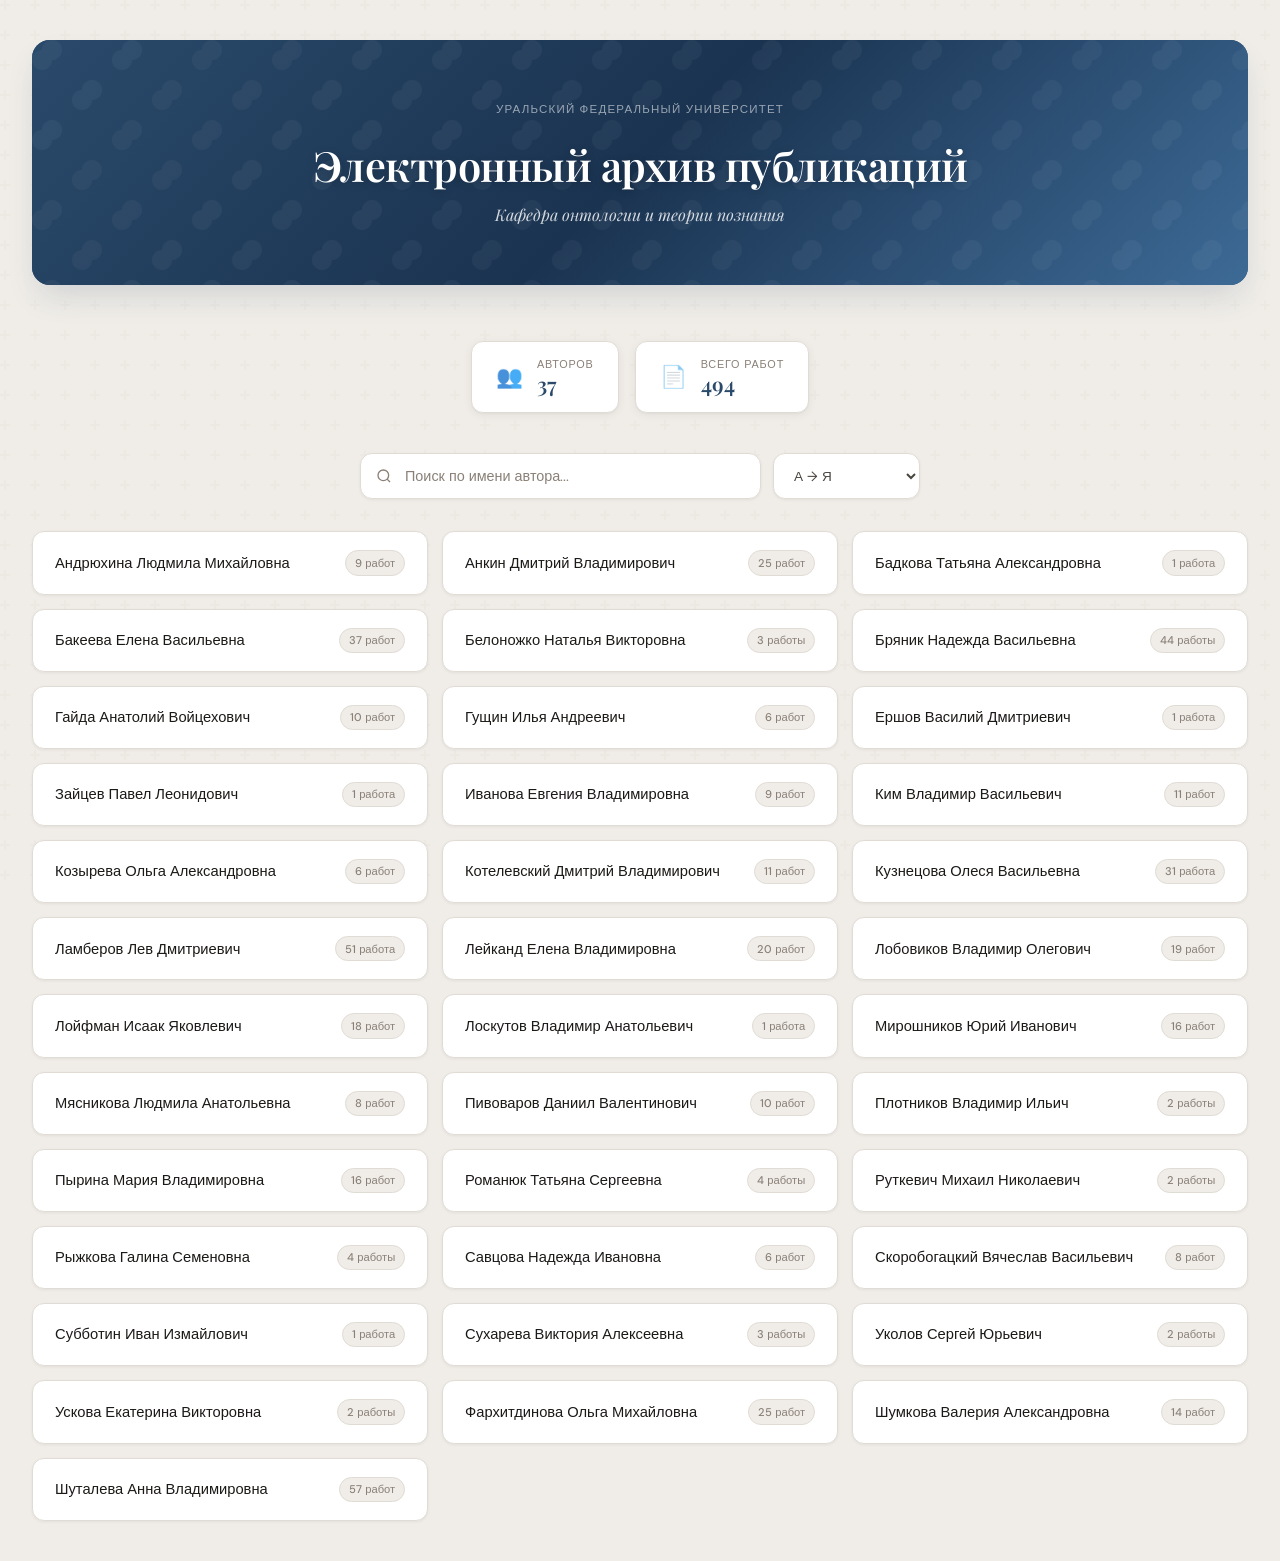
<file: index.html>
<!DOCTYPE html>
<html lang="ru">
<head>
    <meta charset="UTF-8">
    <meta name="viewport" content="width=device-width, initial-scale=1.0, viewport-fit=cover">
    <title>Электронный архив публикаций сотрудников кафедры онтологии и теории познания</title>
    <link rel="stylesheet" href="visual.css">
</head>
<body>
    <div class="container">
        <header class="header">
            <div class="header-institution">Уральский федеральный университет</div>
            <h1>Электронный архив публикаций</h1>
            <p class="header-dept">Кафедра онтологии и теории познания</p>
        </header>

        <div class="stats">
            <div class="stats-card">
                <span class="stats-icon">👥</span>
                <div class="stats-info">
                    <span class="stats-label">Авторов</span>
                    <strong class="stats-number" id="totalCount">0</strong>
                </div>
            </div>
            <div class="stats-card">
                <span class="stats-icon">📄</span>
                <div class="stats-info">
                    <span class="stats-label">Всего работ</span>
                    <strong class="stats-number" id="totalWorks">0</strong>
                </div>
            </div>
        </div>

        <div class="search-section">
            <div class="search-bar">
                <div class="search-input-wrap">
                    <svg class="search-icon" width="16" height="16" viewBox="0 0 24 24" fill="none" stroke="currentColor" stroke-width="2">
                        <circle cx="11" cy="11" r="8"/><path d="M21 21l-4.35-4.35"/>
                    </svg>
                    <input type="text" id="searchInput" class="search-input" placeholder="Поиск по имени автора...">
                </div>
                <select id="sortSelect" class="sort-select">
                    <option value="name-asc">А → Я</option>
                    <option value="name-desc">Я → А</option>
                    <option value="works-desc">Больше работ</option>
                    <option value="works-asc">Меньше работ</option>
                </select>
            </div>
            <div class="results-info" id="resultsInfo"></div>
        </div>

        <div class="authors-grid" id="authorsGrid"></div>
    </div>

    <script src="main.js"></script>
</body>
</html>
</file>
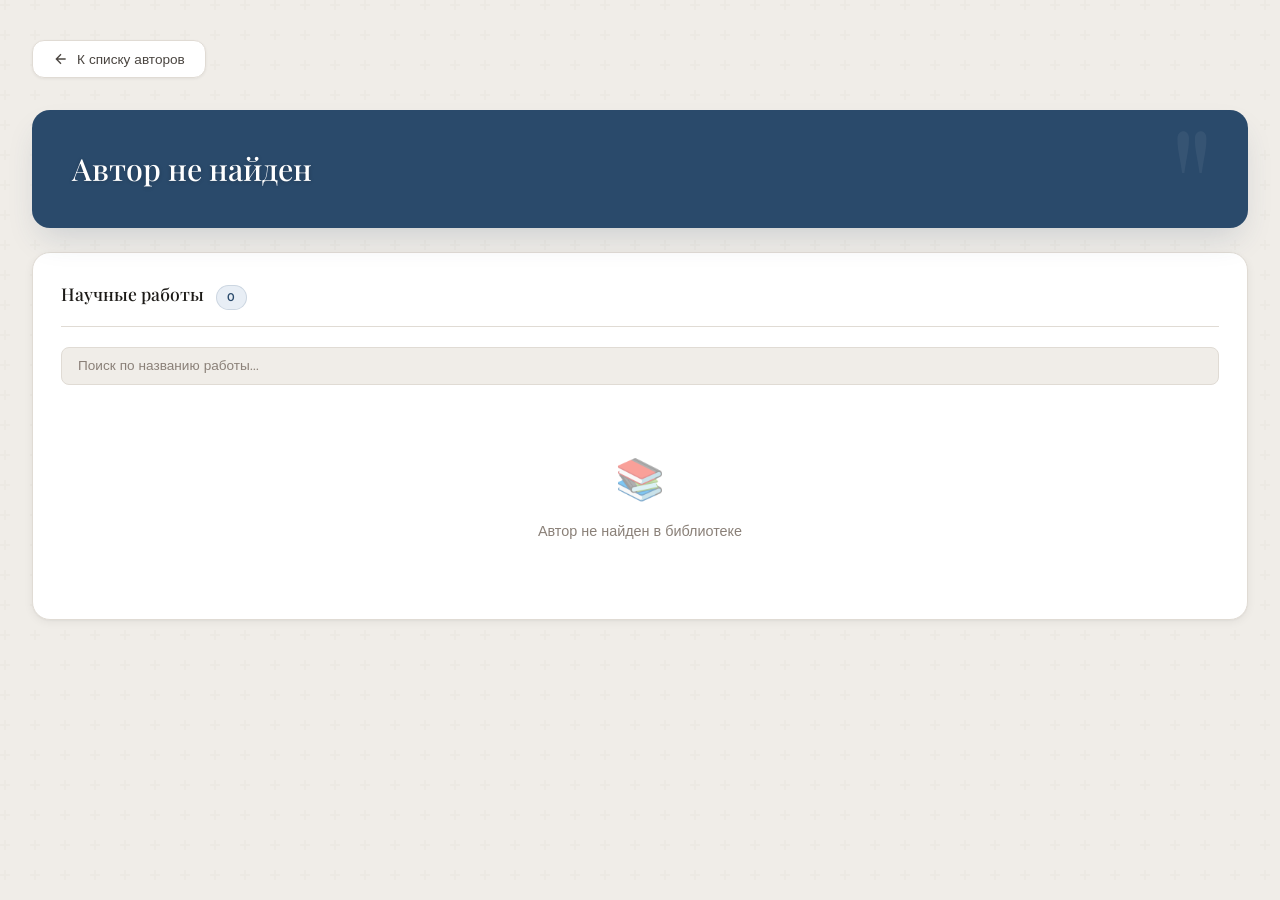
<file: author.html>
<!DOCTYPE html>
<html lang="ru">
<head>
    <meta charset="UTF-8">
    <meta name="viewport" content="width=device-width, initial-scale=1.0, viewport-fit=cover">
    <title>Автор | Электронный архив публикаций кафедры онтологии и теории познания</title>
    <link rel="stylesheet" href="visual.css">
</head>
<body>
    <div class="container">
        <button class="back-btn" onclick="window.location.href='index.html'">
            <svg width="16" height="16" viewBox="0 0 24 24" fill="none" stroke="currentColor" stroke-width="2">
                <path d="M19 12H5M12 19l-7-7 7-7"/>
            </svg>
            К списку авторов
        </button>

        <div class="author-header" id="authorHeader">
            <h1 id="authorName">Загрузка...</h1>
        </div>

        <div class="works-section">
            <div class="section-title">
                <div class="section-title-left">
                    <h2>Научные работы</h2>
                    <span class="works-count-badge" id="worksCount">0</span>
                </div>
                <div class="works-filter" id="worksFilter"></div>
            </div>

            <div class="works-search">
                <input type="text" id="worksSearchInput" class="works-search-input" placeholder="Поиск по названию работы...">
            </div>

            <div class="works-list" id="worksList"></div>
        </div>
    </div>

    <!-- Модальное окно -->
    <div class="modal" id="workModal">
        <div class="modal-overlay"></div>
        <div class="modal-container">
            <button class="modal-close" id="modalClose">&times;</button>
            <div class="modal-content">
                <h3 class="modal-title" id="modalTitle"></h3>
                <div class="modal-description" id="modalDescription">
                    <p>Библиографическое описание</p>
                    <div id="modalBiblio"></div>
                </div>
                <div class="modal-actions">
                    <button class="modal-open-btn" id="modalOpenBtn">📄 Открыть работу</button>
                </div>
            </div>
        </div>
    </div>

    <script src="main.js"></script>
</body>
</html>
</file>
<file: visual.css>
/* ========================================
   ПЕРЕМЕННЫЕ И ГЛОБАЛЬНЫЕ СТИЛИ
   Академический дизайн — строго, элегантно, профессионально
   ======================================== */
@import url('https://fonts.googleapis.com/css2?family=Playfair+Display:wght@400;500;600&family=DM+Sans:wght@300;400;500;600&display=swap');

:root {
    --bg-primary: #f0ede8;
    --bg-secondary: #faf9f7;
    --bg-card: #ffffff;
    --text-primary: #1c1a17;
    --text-secondary: #4a4540;
    --text-tertiary: #8a8078;
    --accent-primary: #2a4a6b;
    --accent-secondary: #3d6a96;
    --accent-warm: #b85c38;
    --accent-soft: #e8eef5;
    --accent-gradient: linear-gradient(135deg, #2a4a6b 0%, #3d6a96 100%);
    --border-light: #e0dbd4;
    --border-medium: #ccc7c0;
    --shadow-xs: 0 1px 3px rgba(0, 0, 0, 0.06);
    --shadow-sm: 0 2px 10px rgba(0, 0, 0, 0.06), 0 1px 2px rgba(0, 0, 0, 0.04);
    --shadow-md: 0 8px 24px -4px rgba(0, 0, 0, 0.10);
    --shadow-lg: 0 16px 32px -8px rgba(42, 74, 107, 0.18);
    --shadow-hover: 0 20px 40px -10px rgba(42, 74, 107, 0.22);
    --transition-fast: all 0.18s cubic-bezier(0.4, 0, 0.2, 1);
    --transition-smooth: all 0.28s cubic-bezier(0.4, 0, 0.2, 1);
    --font-serif: 'Playfair Display', 'Georgia', serif;
    --font-sans: 'DM Sans', -apple-system, BlinkMacSystemFont, sans-serif;
    --radius-sm: 8px;
    --radius-md: 12px;
    --radius-lg: 18px;
}

* {
    margin: 0;
    padding: 0;
    box-sizing: border-box;
}

body {
    font-family: var(--font-sans);
    background: var(--bg-primary);
    color: var(--text-primary);
    line-height: 1.5;
    min-height: 100vh;
}

/* Текстура фона */
body::before {
    content: '';
    position: fixed;
    inset: 0;
    background-image: url("data:image/svg+xml,%3Csvg width='60' height='60' viewBox='0 0 60 60' xmlns='http://www.w3.org/2000/svg'%3E%3Cg fill='none' fill-rule='evenodd'%3E%3Cg fill='%23b8a898' fill-opacity='0.06'%3E%3Cpath d='M36 34v-4h-2v4h-4v2h4v4h2v-4h4v-2h-4zm0-30V0h-2v4h-4v2h4v4h2V6h4V4h-4zM6 34v-4H4v4H0v2h4v4h2v-4h4v-2H6zM6 4V0H4v4H0v2h4v4h2V6h4V4H6z'/%3E%3C/g%3E%3C/g%3E%3C/svg%3E");
    pointer-events: none;
    z-index: 0;
}

.container {
    max-width: 1320px;
    margin: 0 auto;
    padding: 2.5rem 2rem;
    position: relative;
    z-index: 1;
}

/* ========================================
   ГЛАВНАЯ СТРАНИЦА: ШАПКА
   ======================================== */

.header {
    text-align: center;
    margin-bottom: 3.5rem;
    padding: 3.5rem 2.5rem 3rem;
    background: var(--accent-primary);
    border-radius: var(--radius-lg);
    position: relative;
    overflow: hidden;
    box-shadow: var(--shadow-lg);
}

.header::before {
    content: '';
    position: absolute;
    inset: 0;
    background: linear-gradient(135deg, #2a4a6b 0%, #1a3350 50%, #3d6a96 100%);
}

.header::after {
    content: '';
    position: absolute;
    inset: 0;
    background-image: url("data:image/svg+xml,%3Csvg width='80' height='80' viewBox='0 0 80 80' xmlns='http://www.w3.org/2000/svg'%3E%3Cg fill='none' fill-rule='evenodd'%3E%3Cg fill='%23ffffff' fill-opacity='0.04'%3E%3Cpath d='M50 50c0-5.523 4.477-10 10-10s10 4.477 10 10-4.477 10-10 10c0 5.523-4.477 10-10 10s-10-4.477-10-10 4.477-10 10-10zM10 10c0-5.523 4.477-10 10-10s10 4.477 10 10-4.477 10-10 10c0 5.523-4.477 10-10 10S0 25.523 0 20s4.477-10 10-10z'/%3E%3C/g%3E%3C/g%3E%3C/svg%3E");
}

.header > * {
    position: relative;
    z-index: 1;
}

.header-institution {
    display: inline-block;
    color: rgba(255,255,255,0.55);
    font-size: 0.72rem;
    font-weight: 400;
    padding: 0 0 1rem 0;
    letter-spacing: 1.2px;
    text-transform: uppercase;
}

.header h1 {
    font-size: 2.6rem;
    font-weight: 600;
    color: #ffffff;
    letter-spacing: -0.5px;
    margin-bottom: 0.4rem;
    font-family: var(--font-serif);
    text-shadow: 0 2px 8px rgba(0,0,0,0.2);
}

.header-dept {
    font-size: 1rem;
    color: rgba(255,255,255,0.82);
    font-weight: 400;
    margin-bottom: 0.6rem;
    font-family: var(--font-serif);
    font-style: italic;
}

.subtitle {
    color: rgba(255,255,255,0.5);
    font-size: 0.85rem;
    max-width: 480px;
    margin: 0 auto;
    font-weight: 300;
}

/* ========================================
   СТАТИСТИКА
   ======================================== */
.stats {
    display: flex;
    gap: 1rem;
    justify-content: center;
    margin-bottom: 2.5rem;
    flex-wrap: wrap;
}

.stats-card {
    background: var(--bg-card);
    padding: 0.875rem 1.5rem;
    border-radius: var(--radius-md);
    display: flex;
    align-items: center;
    gap: 0.875rem;
    box-shadow: var(--shadow-sm);
    border: 1px solid var(--border-light);
    transition: var(--transition-fast);
}

.stats-card:hover {
    transform: translateY(-2px);
    box-shadow: var(--shadow-md);
    border-color: var(--border-medium);
}

.stats-icon {
    font-size: 1.35rem;
    opacity: 0.8;
}

.stats-info {
    display: flex;
    flex-direction: column;
}

.stats-label {
    font-size: 0.68rem;
    color: var(--text-tertiary);
    text-transform: uppercase;
    letter-spacing: 0.8px;
    font-weight: 500;
}

.stats-number {
    font-size: 1.35rem;
    font-weight: 600;
    color: var(--accent-primary);
    line-height: 1.2;
    font-family: var(--font-serif);
}

/* ========================================
   ПОИСК И ФИЛЬТРЫ
   ======================================== */
.search-section {
    margin-bottom: 2rem;
}

.search-bar {
    display: flex;
    gap: 0.75rem;
    align-items: center;
    max-width: 560px;
    margin: 0 auto;
}

.search-input-wrap {
    flex: 1;
    position: relative;
}

.search-icon {
    position: absolute;
    left: 1rem;
    top: 50%;
    transform: translateY(-50%);
    color: var(--text-tertiary);
    pointer-events: none;
}

.search-input {
    width: 100%;
    padding: 0.8rem 1rem 0.8rem 2.75rem;
    background: var(--bg-card);
    border: 1.5px solid var(--border-light);
    border-radius: var(--radius-md);
    font-size: 0.9rem;
    transition: var(--transition-smooth);
    color: var(--text-primary);
    font-family: var(--font-sans);
    box-shadow: var(--shadow-xs);
}

.search-input:focus {
    outline: none;
    border-color: var(--accent-primary);
    box-shadow: 0 0 0 3px rgba(42, 74, 107, 0.1);
}

.search-input::placeholder {
    color: var(--text-tertiary);
}

.sort-select {
    padding: 0.8rem 1rem;
    background: var(--bg-card);
    border: 1.5px solid var(--border-light);
    border-radius: var(--radius-md);
    font-size: 0.85rem;
    font-family: var(--font-sans);
    color: var(--text-secondary);
    cursor: pointer;
    transition: var(--transition-fast);
    box-shadow: var(--shadow-xs);
    outline: none;
    white-space: nowrap;
}

.sort-select:focus, .sort-select:hover {
    border-color: var(--accent-primary);
}

/* Счётчик результатов */
.results-info {
    text-align: center;
    font-size: 0.8rem;
    color: var(--text-tertiary);
    margin-top: 0.75rem;
    transition: var(--transition-fast);
}

/* ========================================
   СЕТКА АВТОРОВ
   ======================================== */
.authors-grid {
    display: grid;
    grid-template-columns: repeat(auto-fill, minmax(300px, 1fr));
    gap: 0.875rem;
}

.author-card {
    background: var(--bg-card);
    border-radius: var(--radius-md);
    padding: 1.125rem 1.375rem;
    transition: var(--transition-smooth);
    cursor: pointer;
    border: 1.5px solid var(--border-light);
    box-shadow: var(--shadow-xs);
    position: relative;
    overflow: hidden;
    animation: fadeInUp 0.35s ease backwards;
}

.author-card::after {
    content: '';
    position: absolute;
    left: 0;
    top: 0;
    bottom: 0;
    width: 3px;
    background: var(--accent-gradient);
    transform: scaleY(0);
    transform-origin: bottom;
    transition: transform 0.25s ease;
    border-radius: 0 2px 2px 0;
}

.author-card:hover {
    transform: translateY(-3px) translateX(1px);
    box-shadow: var(--shadow-lg);
    border-color: rgba(42, 74, 107, 0.2);
}

.author-card:hover::after {
    transform: scaleY(1);
}

.author-card:hover .author-name-text {
    color: var(--accent-primary);
}

.author-name {
    font-size: 0.92rem;
    font-weight: 400;
    color: var(--text-primary);
    display: flex;
    align-items: center;
    justify-content: space-between;
    gap: 0.75rem;
}

.author-name-text {
    transition: var(--transition-fast);
    line-height: 1.4;
}

.author-works-count {
    font-size: 0.7rem;
    color: var(--text-tertiary);
    background: var(--bg-primary);
    padding: 0.2rem 0.55rem;
    border-radius: 100px;
    font-weight: 500;
    flex-shrink: 0;
    border: 1px solid var(--border-light);
    white-space: nowrap;
}

/* ========================================
   СТРАНИЦА АВТОРА: КНОПКА НАЗАД
   ======================================== */
.back-btn {
    background: var(--bg-card);
    border: 1.5px solid var(--border-light);
    padding: 0.6rem 1.25rem;
    border-radius: var(--radius-md);
    font-size: 0.85rem;
    font-weight: 500;
    color: var(--text-secondary);
    cursor: pointer;
    transition: var(--transition-fast);
    margin-bottom: 2rem;
    display: inline-flex;
    align-items: center;
    gap: 0.5rem;
    box-shadow: var(--shadow-xs);
    font-family: var(--font-sans);
}

.back-btn:hover {
    background: var(--accent-primary);
    border-color: var(--accent-primary);
    color: white;
    transform: translateX(-3px);
    box-shadow: var(--shadow-md);
}

.back-btn:hover svg {
    transform: translateX(-2px);
    stroke: white;
}

.back-btn svg {
    transition: transform 0.2s;
}

/* ========================================
   ЗАГОЛОВОК АВТОРА
   ======================================== */
.author-header {
    background: var(--accent-primary);
    border-radius: var(--radius-lg);
    padding: 2.25rem 2.5rem;
    margin-bottom: 1.5rem;
    box-shadow: var(--shadow-lg);
    position: relative;
    overflow: hidden;
}

.author-header::before {
    content: '"';
    position: absolute;
    right: 2rem;
    top: -0.5rem;
    font-family: var(--font-serif);
    font-size: 10rem;
    color: rgba(255,255,255,0.06);
    line-height: 1;
    pointer-events: none;
}

.author-header h1 {
    font-size: 1.9rem;
    font-weight: 500;
    font-family: var(--font-serif);
    color: #ffffff;
    text-shadow: 0 1px 4px rgba(0,0,0,0.2);
}

/* ========================================
   СЕКЦИЯ РАБОТ И ФИЛЬТРАЦИЯ
   ======================================== */
.works-section {
    background: var(--bg-card);
    border-radius: var(--radius-lg);
    padding: 1.75rem;
    box-shadow: var(--shadow-sm);
    border: 1.5px solid var(--border-light);
}

.section-title {
    display: flex;
    align-items: center;
    justify-content: space-between;
    margin-bottom: 1.25rem;
    padding-bottom: 1rem;
    border-bottom: 1px solid var(--border-light);
    flex-wrap: wrap;
    gap: 0.75rem;
}

.section-title-left {
    display: flex;
    align-items: baseline;
    gap: 0.75rem;
}

.section-title h2 {
    font-size: 1.1rem;
    font-weight: 500;
    color: var(--text-primary);
    font-family: var(--font-serif);
}

.works-count-badge {
    background: var(--accent-soft);
    color: var(--accent-primary);
    padding: 0.2rem 0.65rem;
    border-radius: 100px;
    font-size: 0.7rem;
    font-weight: 600;
    border: 1px solid rgba(42,74,107,0.15);
}

/* Фильтр работ */
.works-filter {
    display: flex;
    gap: 0.5rem;
    flex-wrap: wrap;
}

.filter-btn {
    padding: 0.3rem 0.8rem;
    border-radius: 100px;
    border: 1.5px solid var(--border-light);
    background: transparent;
    font-size: 0.72rem;
    font-family: var(--font-sans);
    font-weight: 500;
    color: var(--text-tertiary);
    cursor: pointer;
    transition: var(--transition-fast);
}

.filter-btn:hover {
    border-color: var(--accent-primary);
    color: var(--accent-primary);
}

.filter-btn.active {
    background: var(--accent-primary);
    border-color: var(--accent-primary);
    color: white;
}

/* Поиск по работам */
.works-search {
    margin-bottom: 1rem;
}

.works-search-input {
    width: 100%;
    padding: 0.6rem 1rem;
    background: var(--bg-primary);
    border: 1.5px solid var(--border-light);
    border-radius: var(--radius-sm);
    font-size: 0.85rem;
    font-family: var(--font-sans);
    color: var(--text-primary);
    transition: var(--transition-fast);
    outline: none;
}

.works-search-input:focus {
    border-color: var(--accent-primary);
    background: white;
    box-shadow: 0 0 0 3px rgba(42, 74, 107, 0.08);
}

.works-search-input::placeholder {
    color: var(--text-tertiary);
}

.works-list {
    display: flex;
    flex-direction: column;
    gap: 0.5rem;
}

.work-item {
    background: var(--bg-primary);
    border-radius: var(--radius-sm);
    padding: 0.9rem 1.125rem;
    transition: var(--transition-smooth);
    display: flex;
    align-items: center;
    justify-content: space-between;
    gap: 1rem;
    border: 1.5px solid transparent;
    cursor: pointer;
    position: relative;
}

.work-item:hover {
    background: white;
    border-color: var(--border-light);
    transform: translateX(5px);
    box-shadow: var(--shadow-sm);
}

.work-item-left {
    display: flex;
    align-items: flex-start;
    gap: 0.75rem;
    flex: 1;
    min-width: 0;
}

.work-link-dot {
    width: 6px;
    height: 6px;
    border-radius: 50%;
    background: var(--accent-secondary);
    flex-shrink: 0;
    margin-top: 0.5rem;
    opacity: 0.6;
    transition: var(--transition-fast);
}

.work-item:hover .work-link-dot {
    opacity: 1;
    transform: scale(1.3);
}

.work-link-dot.no-link {
    background: var(--border-medium);
    opacity: 0.4;
}

.work-title {
    font-size: 0.88rem;
    font-weight: 400;
    color: var(--text-primary);
    flex: 1;
    transition: var(--transition-fast);
    word-break: break-word;
    line-height: 1.45;
}

.work-item:hover .work-title {
    color: var(--accent-primary);
}

.work-arrow {
    font-size: 0.9rem;
    color: var(--text-tertiary);
    opacity: 0.4;
    flex-shrink: 0;
    transition: all 0.2s;
}

.work-item:hover .work-arrow {
    opacity: 1;
    color: var(--accent-primary);
    transform: translateX(3px);
}

/* ========================================
   ПУСТОЕ СОСТОЯНИЕ
   ======================================== */
.empty-works {
    text-align: center;
    padding: 3rem;
    color: var(--text-tertiary);
    font-size: 0.9rem;
}

.empty-works::before {
    content: '📚';
    display: block;
    font-size: 2.5rem;
    margin-bottom: 0.75rem;
    opacity: 0.5;
}

/* ========================================
   МОДАЛЬНОЕ ОКНО
   ======================================== */
.modal {
    display: none;
    position: fixed;
    top: 0;
    left: 0;
    width: 100%;
    height: 100%;
    z-index: 1000;
    align-items: center;
    justify-content: center;
    padding: 1rem;
}

.modal.active {
    display: flex;
}

.modal-overlay {
    position: absolute;
    top: 0;
    left: 0;
    width: 100%;
    height: 100%;
    background: rgba(28, 26, 23, 0.6);
    backdrop-filter: blur(6px);
}

.modal-container {
    position: relative;
    background: var(--bg-card);
    border-radius: var(--radius-lg);
    width: 100%;
    max-width: 600px;
    max-height: 85vh;
    overflow-y: auto;
    box-shadow: 0 32px 64px -16px rgba(0,0,0,0.35);
    animation: modalFadeIn 0.3s cubic-bezier(0.34, 1.56, 0.64, 1);
    z-index: 1001;
}

@keyframes modalFadeIn {
    from {
        opacity: 0;
        transform: translateY(-24px) scale(0.97);
    }
    to {
        opacity: 1;
        transform: translateY(0) scale(1);
    }
}

/* Полоса сверху модального окна */
.modal-container::before {
    content: '';
    display: block;
    height: 4px;
    background: var(--accent-gradient);
    border-radius: var(--radius-lg) var(--radius-lg) 0 0;
}

.modal-close {
    position: absolute;
    top: 1.25rem;
    right: 1.25rem;
    background: var(--bg-primary);
    border: 1.5px solid var(--border-light);
    width: 32px;
    height: 32px;
    border-radius: 50%;
    display: flex;
    align-items: center;
    justify-content: center;
    font-size: 1.2rem;
    line-height: 1;
    cursor: pointer;
    color: var(--text-tertiary);
    transition: var(--transition-fast);
    z-index: 1002;
}

.modal-close:hover {
    background: var(--accent-primary);
    border-color: var(--accent-primary);
    color: white;
    transform: rotate(90deg);
}

.modal-content {
    padding: 2rem;
}

.modal-title {
    font-size: 1.2rem;
    font-weight: 500;
    color: var(--text-primary);
    margin-bottom: 1.5rem;
    padding-right: 2rem;
    font-family: var(--font-serif);
    line-height: 1.45;
}

.modal-description {
    margin-bottom: 2rem;
}

.modal-description p {
    font-size: 0.82rem;
    color: var(--text-tertiary);
    text-transform: uppercase;
    letter-spacing: 0.8px;
    font-weight: 600;
    margin-bottom: 0.5rem;
}

.modal-biblio {
    background: var(--bg-primary);
    padding: 1rem 1.125rem;
    border-radius: var(--radius-sm);
    font-size: 0.875rem;
    color: var(--text-secondary);
    border-left: 3px solid var(--accent-primary);
    line-height: 1.6;
}

.modal-biblio-missing {
    border-left-color: var(--accent-warm);
    color: #7a4a30;
    background: #fdf3ee;
    font-style: italic;
}

.modal-actions {
    display: flex;
    justify-content: flex-end;
    gap: 0.75rem;
}

.modal-open-btn {
    background: var(--accent-primary);
    color: white;
    border: none;
    padding: 0.7rem 1.5rem;
    border-radius: var(--radius-sm);
    font-size: 0.875rem;
    font-weight: 500;
    cursor: pointer;
    transition: var(--transition-fast);
    font-family: var(--font-sans);
    display: flex;
    align-items: center;
    gap: 0.4rem;
}

.modal-open-btn:hover {
    background: var(--accent-secondary);
    transform: translateY(-2px);
    box-shadow: 0 8px 20px rgba(42, 74, 107, 0.3);
}

.modal-open-btn:disabled {
    background: var(--border-medium);
    cursor: not-allowed;
    transform: none;
    box-shadow: none;
}

/* ========================================
   АНИМАЦИИ
   ======================================== */
@keyframes fadeInUp {
    from {
        opacity: 0;
        transform: translateY(12px);
    }
    to {
        opacity: 1;
        transform: translateY(0);
    }
}

.author-card:nth-child(n) {
    animation-delay: calc(var(--index, 0) * 0.025s);
}

.work-item {
    animation: fadeInUp 0.25s ease backwards;
}

/* ========================================
   УВЕДОМЛЕНИЯ (TOAST)
   ======================================== */
.toast-notification {
    position: fixed;
    bottom: 2rem;
    left: 50%;
    transform: translateX(-50%) translateY(100px);
    background: var(--text-primary);
    color: white;
    padding: 0.7rem 1.5rem;
    border-radius: 100px;
    display: flex;
    align-items: center;
    gap: 0.65rem;
    font-size: 0.85rem;
    font-weight: 500;
    box-shadow: var(--shadow-lg);
    z-index: 2000;
    transition: transform 0.3s cubic-bezier(0.34, 1.56, 0.64, 1);
    max-width: 90%;
    white-space: nowrap;
    font-family: var(--font-sans);
}

@media (max-width: 640px) {
    .toast-notification {
        white-space: normal;
        text-align: center;
        padding: 0.6rem 1.2rem;
        border-radius: 12px;
    }
}

.toast-notification.toast-show {
    transform: translateX(-50%) translateY(0);
}

.toast-warning { background: #c05a2a; }
.toast-info { background: var(--accent-primary); }
.toast-icon { font-size: 1rem; }

/* ========================================
   АДАПТИВНОСТЬ
   ======================================== */
@media (max-width: 768px) {
    .container {
        padding: 1.25rem 1rem;
    }

    .header {
        padding: 2rem 1.5rem;
        border-radius: var(--radius-md);
    }

    .header h1 {
        font-size: 1.75rem;
    }

    .search-bar {
        flex-direction: column;
        align-items: stretch;
    }

    .sort-select {
        width: 100%;
    }

    .authors-grid {
        grid-template-columns: 1fr;
    }

    .author-header {
        padding: 1.5rem;
    }

    .author-header h1 {
        font-size: 1.4rem;
    }

    .works-section {
        padding: 1.25rem;
    }

    .section-title {
        flex-direction: column;
        align-items: flex-start;
    }

    .modal-content {
        padding: 1.5rem;
    }

    .modal-title {
        font-size: 1.05rem;
    }
}
</file>
